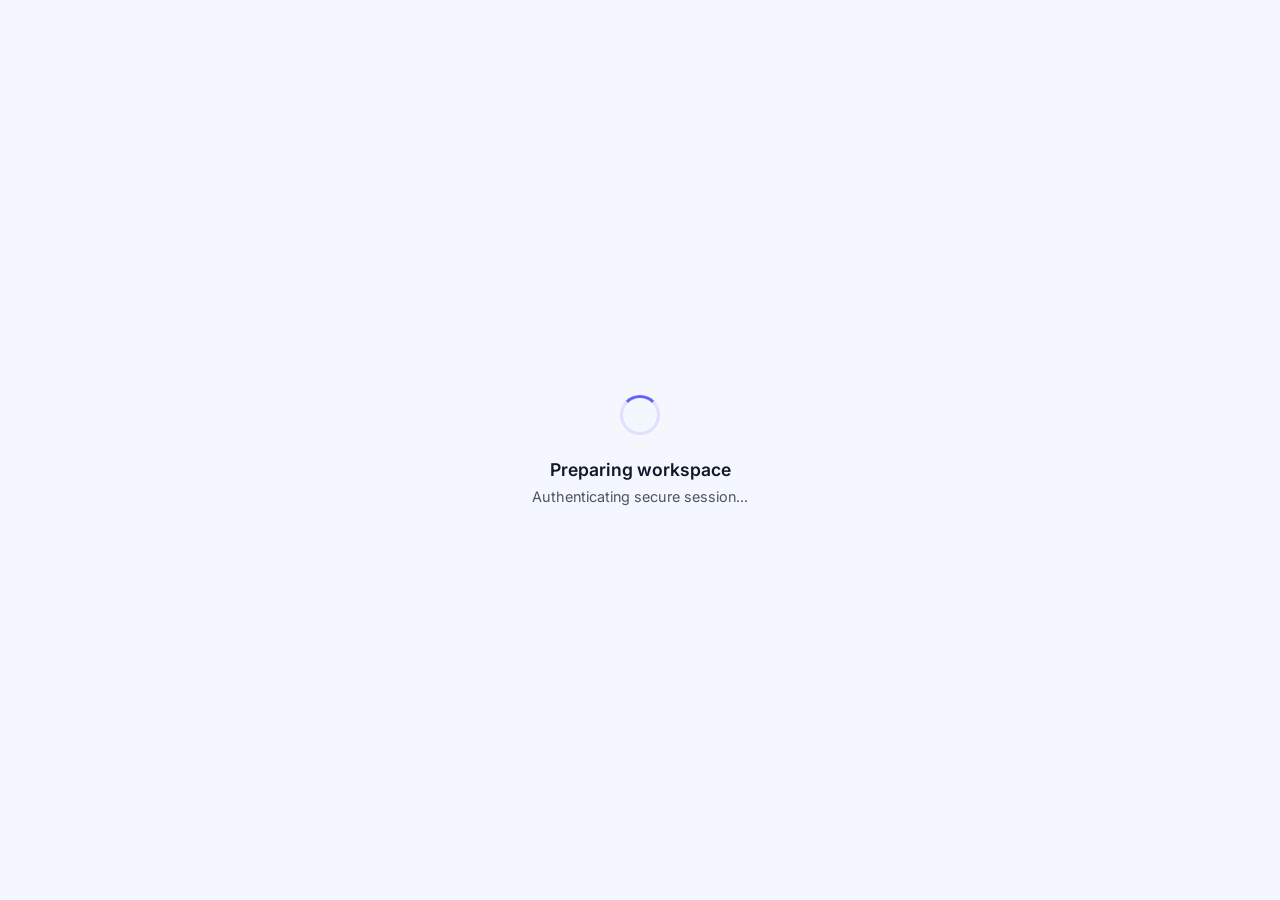
<file: static/intro.html>
<!DOCTYPE html>
<html lang="en">
<head>
  <meta charset="UTF-8">
  <meta name="viewport" content="width=device-width, initial-scale=1.0">
  <title>Loading - unlockED Portal</title>
  <link rel="icon" type="image/png" href="/static/logo.png">
  <link rel="preconnect" href="https://fonts.googleapis.com">
  <link rel="preconnect" href="https://fonts.gstatic.com" crossorigin>
  <link href="https://fonts.googleapis.com/css2?family=Inter:wght@400;500;600&display=swap" rel="stylesheet">
  <style>
    :root {
      --bg: #F4F7FE;
      --accent: #6366F1;
      --text-1: #111827;
      --text-2: #4B5563;
    }
    * { box-sizing: border-box; margin: 0; padding: 0; }
    body {
      background-color: var(--bg);
      color: var(--text-1);
      font-family: 'Inter', -apple-system, sans-serif;
      height: 100vh;
      display: flex;
      flex-direction: column;
      align-items: center;
      justify-content: center;
      overflow: hidden;
      -webkit-font-smoothing: antialiased;
    }
    
    .loader-container {
      display: flex;
      flex-direction: column;
      align-items: center;
      animation: fadeIn 0.4s ease-out forwards;
    }

    .spinner {
      width: 40px;
      height: 40px;
      border: 3px solid rgba(99, 102, 241, 0.15);
      border-radius: 50%;
      border-top-color: var(--accent);
      animation: spin 1s linear infinite;
      margin-bottom: 24px;
    }

    .loading-text {
      font-size: 1.1rem;
      font-weight: 600;
      color: var(--text-1);
      margin-bottom: 8px;
    }

    .sub-text {
      font-size: 0.9rem;
      color: var(--text-2);
    }

    @keyframes spin { to { transform: rotate(360deg); } }
    @keyframes fadeIn { from { opacity: 0; transform: translateY(10px); } to { opacity: 1; transform: translateY(0); } }

    /* Page transition out */
    .fade-out {
      animation: fadeOut 0.4s ease-in forwards;
    }
    @keyframes fadeOut { to { opacity: 0; transform: translateY(-10px); } }
  </style>
</head>
<body>
  <div class="loader-container" id="loader">
    <div class="spinner"></div>
    <div class="loading-text">Preparing workspace</div>
    <div class="sub-text">Authenticating secure session...</div>
  </div>

  <script>
    const urlParams = new URLSearchParams(window.location.search);
    const role = urlParams.get('role');
    const dest = role === 'counselor' ? '/dashboard' : '/student';

    // Simple, subtle wait without flashing text, then transition
    setTimeout(() => {
      document.getElementById('loader').classList.add('fade-out');
      setTimeout(() => {
        window.location.href = dest;
      }, 400); // Wait for fade out animation
    }, 1200); // Short simulated loading time
  </script>
</body>
</html>
</file>
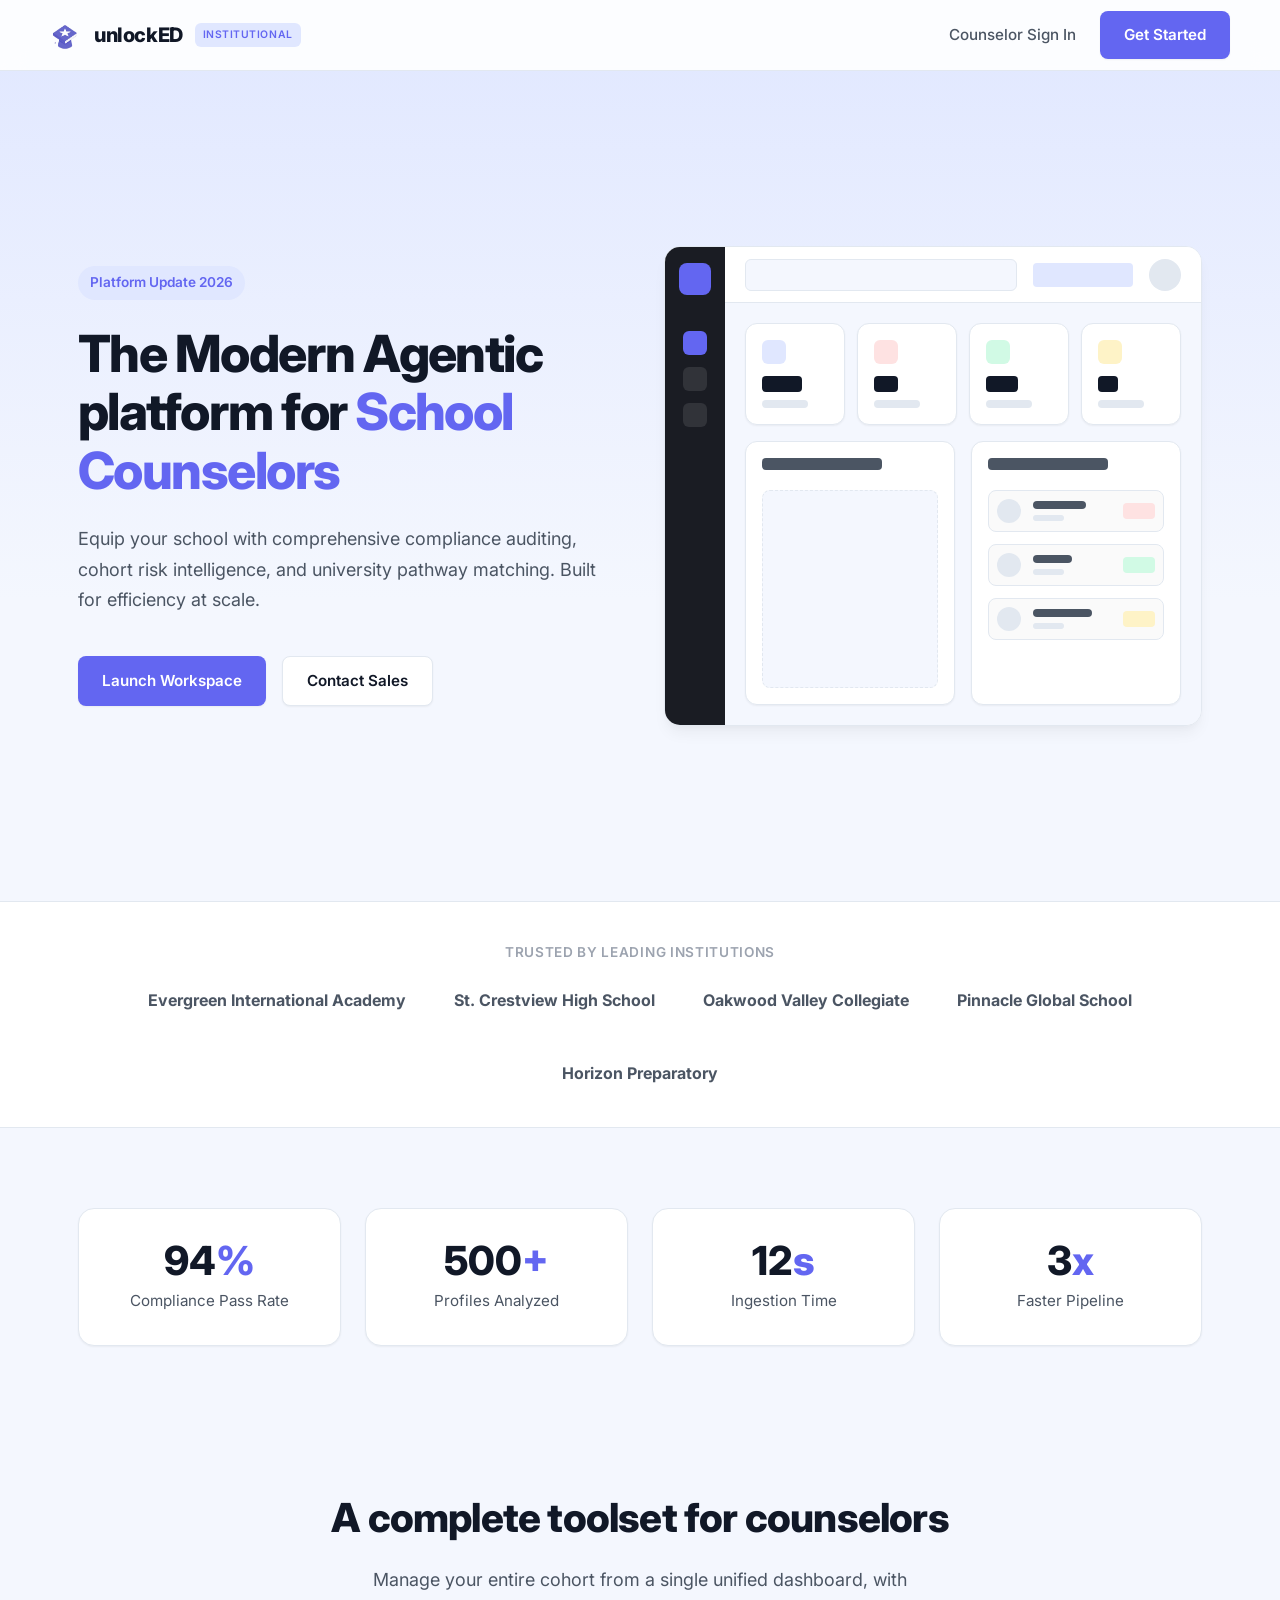
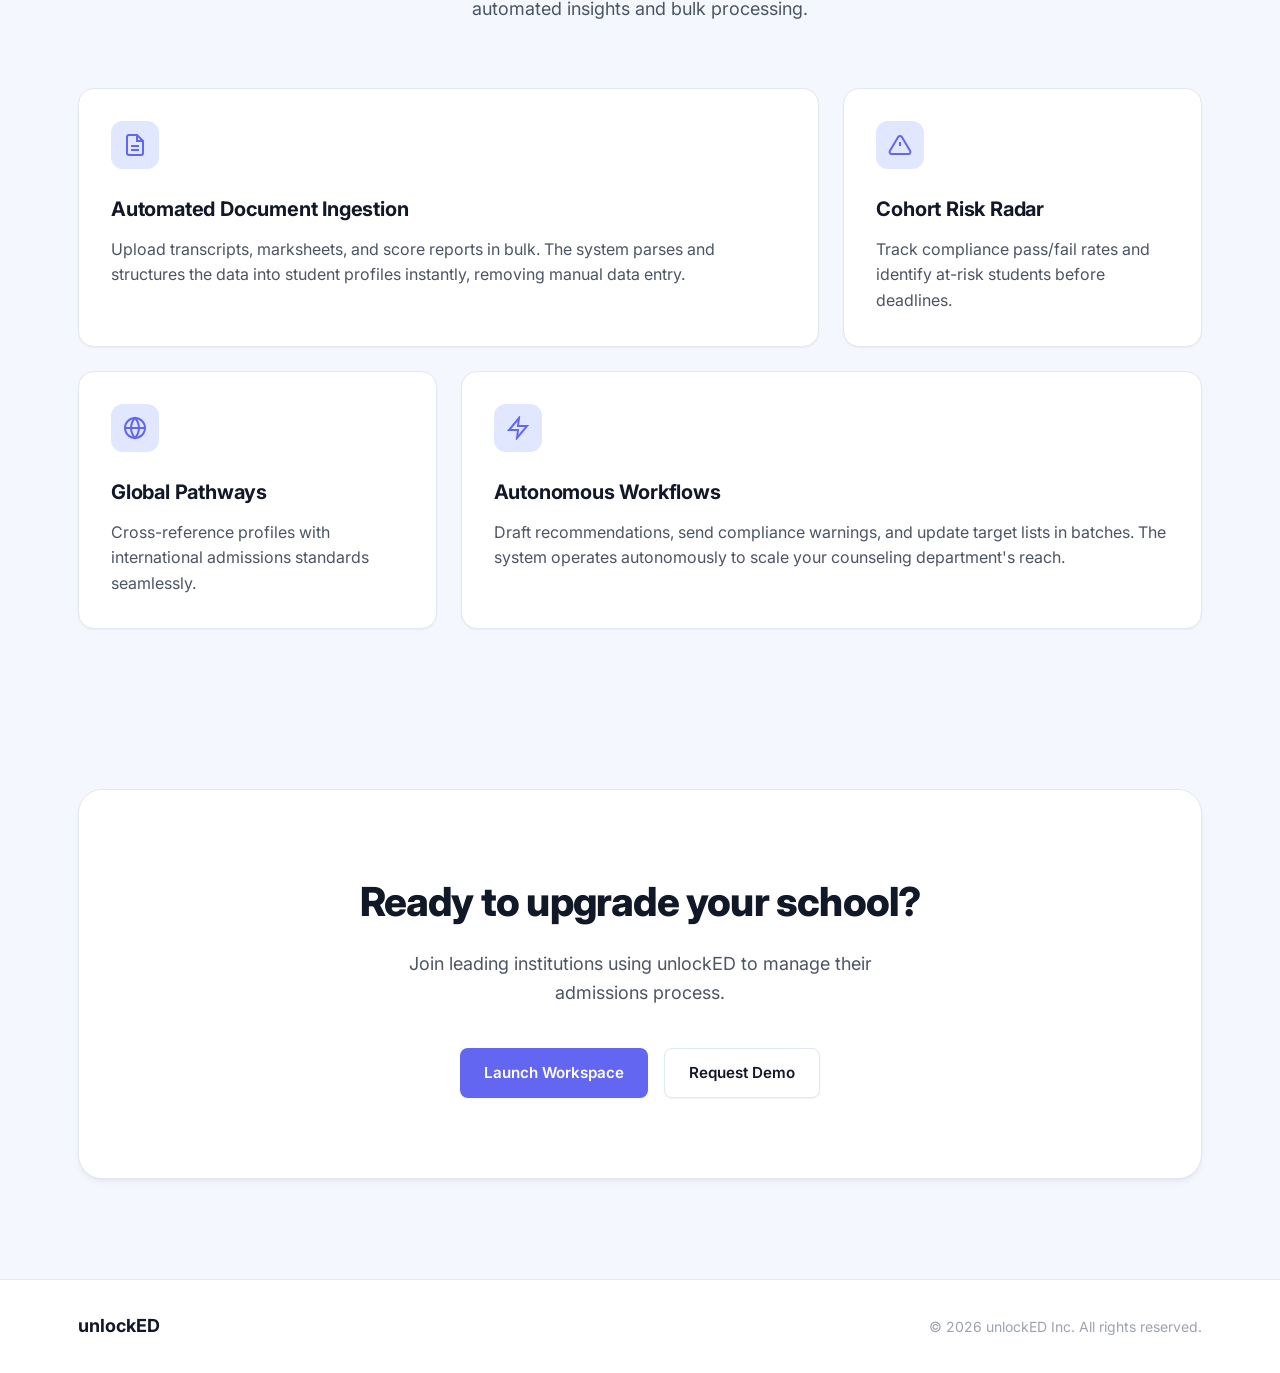
<file: static/landing.html>
<!DOCTYPE html>
<html lang="en">
<head>
  <meta charset="UTF-8">
  <meta name="viewport" content="width=device-width, initial-scale=1.0">
  <title>unlockED - AI Infrastructure for School Counseling</title>
  <link rel="icon" type="image/png" href="/static/logo.png">
  <meta name="description" content="The institutional AI platform for high school college admissions. Cohort risk radar, compliance auditing, and autonomous counseling at scale." />
  <link rel="preconnect" href="https://fonts.googleapis.com">
  <link rel="preconnect" href="https://fonts.gstatic.com" crossorigin>
  <link href="https://fonts.googleapis.com/css2?family=Inter:wght@400;500;600;700;800&display=swap" rel="stylesheet">
  <style>
    /* ─── DESIGN TOKENS ─── */
    :root {
      --bg: #F4F7FE;
      --surface: #FFFFFF;
      --surface-alt: #FAFAFA;
      --border: #E2E8F0;
      --accent: #6366F1;
      --accent-hover: #4F46E5;
      --accent-light: #E0E7FF;
      --red: #EF4444;
      --green: #10B981;
      --amber: #F59E0B;
      --text-1: #111827;
      --text-2: #4B5563;
      --text-3: #9CA3AF;
      --font-sans: 'Inter', -apple-system, sans-serif;
      --max-w: 1180px;
      --shadow-sm: 0 1px 2px 0 rgba(0, 0, 0, 0.05);
      --shadow-md: 0 4px 6px -1px rgba(0, 0, 0, 0.05), 0 2px 4px -1px rgba(0, 0, 0, 0.03);
      --shadow-lg: 0 10px 15px -3px rgba(0, 0, 0, 0.05), 0 4px 6px -2px rgba(0, 0, 0, 0.025);
    }

    *, *::before, *::after { box-sizing: border-box; margin: 0; padding: 0; }
    html { scroll-behavior: smooth; }

    body {
      background: linear-gradient(180deg, #E0E7FF 0%, #F4F7FE 600px, #F4F7FE 100%);
      color: var(--text-2);
      font-family: var(--font-sans);
      min-height: 100vh;
      overflow-x: hidden;
      line-height: 1.6;
      -webkit-font-smoothing: antialiased;
    }

    /* ─── LAYOUT ─── */
    .container {
      max-width: var(--max-w);
      margin: 0 auto;
      padding: 0 28px;
    }

    /* ─── NAV ─── */
    nav {
      position: sticky;
      top: 0;
      z-index: 100;
      padding: 0 28px;
      background: rgba(255, 255, 255, 0.9);
      backdrop-filter: blur(12px);
      -webkit-backdrop-filter: blur(12px);
      border-bottom: 1px solid var(--border);
    }
    .nav-inner {
      max-width: var(--max-w);
      margin: 0 auto;
      display: flex;
      align-items: center;
      justify-content: space-between;
      height: 70px;
    }
    .logo {
      display: flex;
      align-items: center;
      gap: 12px;
      text-decoration: none;
    }
    .logo-mark {
      width: 32px;
      height: 32px;
      background: var(--accent);
      border-radius: 8px;
      display: flex;
      align-items: center;
      justify-content: center;
      font-weight: 700;
      font-size: 1.1rem;
      color: white;
    }
    .logo-wordmark {
      font-weight: 800;
      font-size: 1.25rem;
      color: var(--text-1);
      letter-spacing: -0.02em;
    }
    .logo-badge {
      font-size: 0.65rem;
      font-weight: 600;
      letter-spacing: 0.05em;
      text-transform: uppercase;
      color: var(--accent);
      background: var(--accent-light);
      padding: 4px 8px;
      border-radius: 6px;
    }
    .nav-actions {
      display: flex;
      align-items: center;
      gap: 24px;
    }
    .nav-link {
      font-size: 0.95rem;
      font-weight: 500;
      color: var(--text-2);
      text-decoration: none;
      transition: color 0.2s;
    }
    .nav-link:hover { color: var(--text-1); }
    
    .btn-primary {
      background: var(--accent);
      color: white;
      padding: 12px 24px;
      border-radius: 8px;
      font-size: 0.95rem;
      font-weight: 600;
      text-decoration: none;
      transition: background 0.2s ease, transform 0.2s ease;
      display: inline-flex;
      align-items: center;
      gap: 8px;
      box-shadow: var(--shadow-sm);
    }
    .btn-primary:hover {
      background: var(--accent-hover);
      transform: translateY(-1px);
    }
    
    .btn-secondary {
      background: var(--surface);
      color: var(--text-1);
      border: 1px solid var(--border);
      padding: 12px 24px;
      border-radius: 8px;
      font-size: 0.95rem;
      font-weight: 600;
      text-decoration: none;
      transition: background 0.2s ease;
      display: inline-flex;
      align-items: center;
      gap: 8px;
      box-shadow: var(--shadow-sm);
    }
    .btn-secondary:hover {
      background: var(--surface-alt);
    }

    /* ─── HERO ─── */
    .hero {
      display: grid;
      grid-template-columns: 1fr 1fr;
      gap: 48px;
      align-items: center;
      padding: 80px 0;
      min-height: calc(100vh - 70px);
    }

    .hero-eyebrow {
      display: inline-block;
      font-size: 0.85rem;
      font-weight: 600;
      color: var(--accent);
      background: var(--accent-light);
      padding: 6px 12px;
      border-radius: 20px;
      margin-bottom: 24px;
    }

    .hero-headline {
      font-weight: 800;
      font-size: clamp(2.5rem, 4vw, 3.5rem);
      line-height: 1.15;
      letter-spacing: -0.03em;
      color: var(--text-1);
      margin-bottom: 24px;
    }
    .hl-accent { color: var(--accent); }

    .hero-sub {
      font-size: 1.125rem;
      color: var(--text-2);
      line-height: 1.7;
      margin-bottom: 40px;
      max-width: 520px;
    }

    .hero-btns {
      display: flex;
      gap: 16px;
      flex-wrap: wrap;
    }

    /* ─── CSS DASHBOARD MOCKUP ─── */
    .preview-frame {
      background: var(--surface);
      border: 1px solid var(--border);
      border-radius: 16px;
      overflow: hidden;
      box-shadow: var(--shadow-lg);
      display: flex;
      height: 480px;
    }

    /* sidebar */
    .pv-sb {
      width: 60px;
      background: #1A1C23;
      display: flex;
      flex-direction: column;
      align-items: center;
      padding: 16px 0;
      gap: 12px;
    }
    .pv-sb-logo {
      width: 32px;
      height: 32px;
      border-radius: 8px;
      background: var(--accent);
      margin-bottom: 24px;
    }
    .pv-sb-dot {
      width: 24px;
      height: 24px;
      border-radius: 6px;
      background: rgba(255, 255, 255, 0.1);
    }
    .pv-sb-dot.on {
      background: var(--accent);
    }

    /* main area */
    .pv-main {
      flex: 1;
      display: flex;
      flex-direction: column;
      background: var(--bg);
    }
    .pv-topbar {
      height: 56px;
      background: var(--surface);
      border-bottom: 1px solid var(--border);
      display: flex;
      align-items: center;
      padding: 0 20px;
      gap: 16px;
    }
    .pv-search-bar {
      flex: 1;
      height: 32px;
      background: var(--bg);
      border-radius: 6px;
      border: 1px solid var(--border);
    }
    .pv-tb-badge {
      height: 24px;
      width: 100px;
      border-radius: 4px;
      background: var(--accent-light);
    }
    .pv-tb-avatar {
      width: 32px;
      height: 32px;
      border-radius: 50%;
      background: var(--border);
    }

    .pv-body {
      flex: 1;
      padding: 20px;
      display: flex;
      flex-direction: column;
      gap: 16px;
    }

    /* KPI row */
    .pv-kpis {
      display: grid;
      grid-template-columns: repeat(4, 1fr);
      gap: 12px;
    }
    .pv-kpi {
      background: var(--surface);
      border: 1px solid var(--border);
      border-radius: 12px;
      padding: 16px;
      box-shadow: var(--shadow-sm);
    }
    .pv-kpi-icon {
      width: 24px;
      height: 24px;
      border-radius: 6px;
      margin-bottom: 12px;
    }
    .pv-kpi-icon.blue { background: var(--accent-light); }
    .pv-kpi-icon.red { background: #FEE2E2; }
    .pv-kpi-icon.green { background: #D1FAE5; }
    .pv-kpi-icon.yellow { background: #FEF3C7; }
    
    .pv-kpi-n {
      height: 16px;
      width: 40px;
      background: var(--text-1);
      border-radius: 4px;
      margin-bottom: 8px;
    }
    .pv-kpi-lb {
      height: 8px;
      width: 70%;
      border-radius: 4px;
      background: var(--border);
    }

    /* 2-col */
    .pv-two {
      display: grid;
      grid-template-columns: 1fr 1fr;
      gap: 16px;
      flex: 1;
    }

    .pv-card {
      background: var(--surface);
      border: 1px solid var(--border);
      border-radius: 12px;
      padding: 16px;
      box-shadow: var(--shadow-sm);
      display: flex;
      flex-direction: column;
      gap: 12px;
    }
    
    .pv-card-title {
      height: 12px;
      width: 120px;
      background: var(--text-2);
      border-radius: 4px;
      margin-bottom: 8px;
    }

    .pv-row {
      display: flex;
      align-items: center;
      gap: 12px;
      padding: 8px;
      background: var(--surface-alt);
      border-radius: 8px;
      border: 1px solid var(--border);
    }
    .pv-av {
      width: 24px;
      height: 24px;
      border-radius: 50%;
      background: var(--border);
    }
    .pv-info {
      flex: 1;
      display: flex;
      flex-direction: column;
      gap: 6px;
    }
    .pv-nm {
      height: 8px;
      border-radius: 4px;
      background: var(--text-2);
      width: 60%;
    }
    .pv-sb-line {
      height: 6px;
      border-radius: 3px;
      background: var(--border);
      width: 40%;
    }
    .pv-badge {
      height: 16px;
      width: 32px;
      border-radius: 4px;
    }
    .pv-badge.hi { background: #FEE2E2; }
    .pv-badge.md { background: #FEF3C7; }
    .pv-badge.ok { background: #D1FAE5; }

    /* ─── MARQUEE ─── */
    .marquee-section {
      background: var(--surface);
      border-top: 1px solid var(--border);
      border-bottom: 1px solid var(--border);
      padding: 40px 0;
      overflow: hidden;
    }
    .marquee-lbl {
      text-align: center;
      font-size: 0.85rem;
      font-weight: 600;
      text-transform: uppercase;
      letter-spacing: 0.05em;
      color: var(--text-3);
      margin-bottom: 24px;
    }
    .marquee-content {
      display: flex;
      align-items: center;
      justify-content: center;
      gap: 48px;
      flex-wrap: wrap;
    }
    .mq-item {
      font-size: 1rem;
      font-weight: 700;
      color: var(--text-2);
    }

    /* ─── STATS ─── */
    .stats-section {
      padding: 80px 0;
    }
    .stats-grid {
      display: grid;
      grid-template-columns: repeat(4, 1fr);
      gap: 24px;
    }
    .stat-cell {
      background: var(--surface);
      border: 1px solid var(--border);
      border-radius: 16px;
      padding: 32px 24px;
      text-align: center;
      box-shadow: var(--shadow-sm);
    }
    .stat-num {
      font-size: 2.5rem;
      font-weight: 800;
      color: var(--text-1);
      margin-bottom: 8px;
      line-height: 1;
    }
    .stat-num span { color: var(--accent); }
    .stat-lbl {
      font-size: 0.95rem;
      color: var(--text-2);
    }

    /* ─── FEATURES BENTO ─── */
    .features-section {
      padding: 60px 0 100px;
    }
    .feat-header {
      text-align: center;
      margin-bottom: 64px;
    }
    .feat-title {
      font-weight: 800;
      font-size: 2.5rem;
      color: var(--text-1);
      margin-bottom: 16px;
      letter-spacing: -0.02em;
    }
    .feat-sub {
      font-size: 1.125rem;
      color: var(--text-2);
      max-width: 600px;
      margin: 0 auto;
    }

    .bento {
      display: grid;
      grid-template-columns: repeat(3, 1fr);
      gap: 24px;
    }
    .bc {
      background: var(--surface);
      border: 1px solid var(--border);
      border-radius: 16px;
      padding: 32px;
      box-shadow: var(--shadow-sm);
    }
    .bc.w2 { grid-column: span 2; }

    .bc-icon {
      width: 48px;
      height: 48px;
      border-radius: 12px;
      background: var(--accent-light);
      display: flex;
      align-items: center;
      justify-content: center;
      color: var(--accent);
      margin-bottom: 24px;
    }
    .bc-icon svg { width: 24px; height: 24px; }

    .bc-title {
      font-size: 1.25rem;
      font-weight: 700;
      color: var(--text-1);
      margin-bottom: 12px;
      letter-spacing: -0.01em;
    }
    .bc-desc {
      font-size: 1rem;
      color: var(--text-2);
      line-height: 1.6;
    }

    /* ─── CTA ─── */
    .cta-section {
      padding: 60px 0 100px;
    }
    .cta-box {
      background: var(--surface);
      border: 1px solid var(--border);
      border-radius: 24px;
      padding: 80px 40px;
      text-align: center;
      box-shadow: var(--shadow-md);
    }
    .cta-headline {
      font-weight: 800;
      font-size: 2.5rem;
      color: var(--text-1);
      margin-bottom: 16px;
      letter-spacing: -0.02em;
    }
    .cta-sub {
      font-size: 1.125rem;
      color: var(--text-2);
      margin-bottom: 40px;
      max-width: 500px;
      margin-left: auto;
      margin-right: auto;
    }
    .cta-btns {
      display: flex;
      justify-content: center;
      gap: 16px;
    }

    /* ─── FOOTER ─── */
    footer {
      background: var(--surface);
      padding: 32px 0;
      border-top: 1px solid var(--border);
    }
    .footer-inner {
      display: flex;
      align-items: center;
      justify-content: space-between;
    }
    .footer-logo {
      font-weight: 700;
      font-size: 1.125rem;
      color: var(--text-1);
    }
    .footer-copy {
      font-size: 0.875rem;
      color: var(--text-3);
    }

    /* ─── RESPONSIVE ─── */
    @media (max-width: 960px) {
      .hero { grid-template-columns: 1fr; text-align: center; }
      .hero-sub { margin-left: auto; margin-right: auto; }
      .hero-btns { justify-content: center; }
      .hero-right { display: none; }
      .stats-grid { grid-template-columns: 1fr 1fr; }
      .bento { grid-template-columns: 1fr; }
      .bc.w2 { grid-column: span 1; }
    }
  </style>
</head>
<body>
  <!-- ─── NAV ─── -->
  <nav>
    <div class="nav-inner">
      <a href="/" class="logo">
        <img src="/static/logo.png" width="32" height="32" alt="unlockED Logo" />
        <div class="logo-wordmark">unlockED</div>
        <div class="logo-badge">Institutional</div>
      </a>
      <div class="nav-actions">
        <a href="/static/login.html" class="nav-link">Counselor Sign In</a>
        <a href="/static/login.html" class="btn-primary">Get Started</a>
      </div>
    </div>
  </nav>

  <div class="container">

    <!-- ─── HERO ─── -->
    <section class="hero">
      <div class="hero-left">
        <div class="hero-eyebrow">Platform Update 2026</div>

        <h1 class="hero-headline">
          The Modern Agentic platform for <span class="hl-accent">School Counselors</span>
        </h1>

        <p class="hero-sub">
          Equip your school with comprehensive compliance auditing, cohort risk intelligence, and university pathway matching. Built for efficiency at scale.
        </p>

        <div class="hero-btns">
          <a href="/static/login.html" class="btn-primary">
            Launch Workspace
          </a>
          <a href="/static/login.html" class="btn-secondary">Contact Sales</a>
        </div>
      </div>

      <!-- ─── CSS DASHBOARD PREVIEW ─── -->
      <div class="hero-right">
        <div class="preview-frame" role="img" aria-label="unlockED counselor dashboard preview">
          <!-- Sidebar -->
          <div class="pv-sb">
            <div class="pv-sb-logo"></div>
            <div class="pv-sb-dot on"></div>
            <div class="pv-sb-dot"></div>
            <div class="pv-sb-dot"></div>
          </div>
          <!-- Main -->
          <div class="pv-main">
            <div class="pv-topbar">
              <div class="pv-search-bar"></div>
              <div class="pv-tb-badge"></div>
              <div class="pv-tb-avatar"></div>
            </div>
            <div class="pv-body">
              <!-- KPIs -->
              <div class="pv-kpis">
                <div class="pv-kpi">
                  <div class="pv-kpi-icon blue"></div>
                  <div class="pv-kpi-n"></div>
                  <div class="pv-kpi-lb"></div>
                </div>
                <div class="pv-kpi">
                  <div class="pv-kpi-icon red"></div>
                  <div class="pv-kpi-n" style="width: 24px;"></div>
                  <div class="pv-kpi-lb"></div>
                </div>
                <div class="pv-kpi">
                  <div class="pv-kpi-icon green"></div>
                  <div class="pv-kpi-n" style="width: 32px;"></div>
                  <div class="pv-kpi-lb"></div>
                </div>
                <div class="pv-kpi">
                  <div class="pv-kpi-icon yellow"></div>
                  <div class="pv-kpi-n" style="width: 20px;"></div>
                  <div class="pv-kpi-lb"></div>
                </div>
              </div>
              <!-- Two column -->
              <div class="pv-two">
                <div class="pv-card">
                  <div class="pv-card-title"></div>
                  <div style="flex:1; background:var(--bg); border-radius:8px; border:1px dashed var(--border);"></div>
                </div>
                <!-- Priority Queue -->
                <div class="pv-card">
                  <div class="pv-card-title"></div>
                  <div class="pv-row">
                    <div class="pv-av"></div>
                    <div class="pv-info">
                      <div class="pv-nm" style="width:68%;"></div>
                      <div class="pv-sb-line"></div>
                    </div>
                    <div class="pv-badge hi"></div>
                  </div>
                  <div class="pv-row">
                    <div class="pv-av"></div>
                    <div class="pv-info">
                      <div class="pv-nm" style="width:50%;"></div>
                      <div class="pv-sb-line"></div>
                    </div>
                    <div class="pv-badge ok"></div>
                  </div>
                  <div class="pv-row">
                    <div class="pv-av"></div>
                    <div class="pv-info">
                      <div class="pv-nm" style="width:76%;"></div>
                      <div class="pv-sb-line"></div>
                    </div>
                    <div class="pv-badge md"></div>
                  </div>
                </div>
              </div>
            </div>
          </div>
        </div>
      </div>
    </section>

  </div>

  <!-- ─── MARQUEE ─── -->
  <section class="marquee-section">
    <div class="container">
      <div class="marquee-lbl">Trusted by Leading Institutions</div>
      <div class="marquee-content">
        <div class="mq-item">Evergreen International Academy</div>
        <div class="mq-item">St. Crestview High School</div>
        <div class="mq-item">Oakwood Valley Collegiate</div>
        <div class="mq-item">Pinnacle Global School</div>
        <div class="mq-item">Horizon Preparatory</div>
      </div>
    </div>
  </section>

  <div class="container">

    <!-- ─── STATS ─── -->
    <section class="stats-section">
      <div class="stats-grid">
        <div class="stat-cell">
          <div class="stat-num">94<span>%</span></div>
          <div class="stat-lbl">Compliance Pass Rate</div>
        </div>
        <div class="stat-cell">
          <div class="stat-num">500<span>+</span></div>
          <div class="stat-lbl">Profiles Analyzed</div>
        </div>
        <div class="stat-cell">
          <div class="stat-num">12<span>s</span></div>
          <div class="stat-lbl">Ingestion Time</div>
        </div>
        <div class="stat-cell">
          <div class="stat-num">3<span>x</span></div>
          <div class="stat-lbl">Faster Pipeline</div>
        </div>
      </div>
    </section>

    <!-- ─── FEATURES BENTO ─── -->
    <section class="features-section">
      <div class="feat-header">
        <h2 class="feat-title">A complete toolset for counselors</h2>
        <p class="feat-sub">Manage your entire cohort from a single unified dashboard, with automated insights and bulk processing.</p>
      </div>

      <div class="bento">
        <!-- Row 1: Wide + narrow -->
        <div class="bc w2">
          <div class="bc-icon">
            <svg fill="none" stroke="currentColor" stroke-width="2" viewBox="0 0 24 24"><path d="M14 2H6a2 2 0 0 0-2 2v16a2 2 0 0 0 2 2h12a2 2 0 0 0 2-2V8z"/><polyline points="14 2 14 8 20 8"/><line x1="16" y1="13" x2="8" y2="13"/><line x1="16" y1="17" x2="8" y2="17"/></svg>
          </div>
          <div class="bc-title">Automated Document Ingestion</div>
          <div class="bc-desc">Upload transcripts, marksheets, and score reports in bulk. The system parses and structures the data into student profiles instantly, removing manual data entry.</div>
        </div>

        <div class="bc">
          <div class="bc-icon">
            <svg fill="none" stroke="currentColor" stroke-width="2" viewBox="0 0 24 24"><path d="M10.29 3.86L1.82 18a2 2 0 0 0 1.71 3h16.94a2 2 0 0 0 1.71-3L13.71 3.86a2 2 0 0 0-3.42 0z"/><line x1="12" y1="9" x2="12" y2="13"/><line x1="12" y1="17" x2="12.01" y2="17"/></svg>
          </div>
          <div class="bc-title">Cohort Risk Radar</div>
          <div class="bc-desc">Track compliance pass/fail rates and identify at-risk students before deadlines.</div>
        </div>

        <!-- Row 2: narrow + wide -->
        <div class="bc">
          <div class="bc-icon">
            <svg fill="none" stroke="currentColor" stroke-width="2" viewBox="0 0 24 24"><circle cx="12" cy="12" r="10"/><line x1="2" y1="12" x2="22" y2="12"/><path d="M12 2a15.3 15.3 0 0 1 4 10 15.3 15.3 0 0 1-4 10 15.3 15.3 0 0 1-4-10 15.3 15.3 0 0 1 4-10z"/></svg>
          </div>
          <div class="bc-title">Global Pathways</div>
          <div class="bc-desc">Cross-reference profiles with international admissions standards seamlessly.</div>
        </div>

        <div class="bc w2">
          <div class="bc-icon">
            <svg fill="none" stroke="currentColor" stroke-width="2" viewBox="0 0 24 24"><polygon points="13 2 3 14 12 14 11 22 21 10 12 10 13 2"/></svg>
          </div>
          <div class="bc-title">Autonomous Workflows</div>
          <div class="bc-desc">Draft recommendations, send compliance warnings, and update target lists in batches. The system operates autonomously to scale your counseling department's reach.</div>
        </div>
      </div>
    </section>

    <!-- ─── CTA ─── -->
    <section class="cta-section">
      <div class="cta-box">
        <h2 class="cta-headline">Ready to upgrade your school?</h2>
        <p class="cta-sub">Join leading institutions using unlockED to manage their admissions process.</p>
        <div class="cta-btns">
          <a href="/static/login.html" class="btn-primary">Launch Workspace</a>
          <a href="/static/login.html" class="btn-secondary">Request Demo</a>
        </div>
      </div>
    </section>

  </div>

  <!-- ─── FOOTER ─── -->
  <footer>
    <div class="container">
      <div class="footer-inner">
        <div class="footer-logo">unlockED</div>
        <div class="footer-copy">© 2026 unlockED Inc. All rights reserved.</div>
      </div>
    </div>
  </footer>

</body>
</html>
</file>
